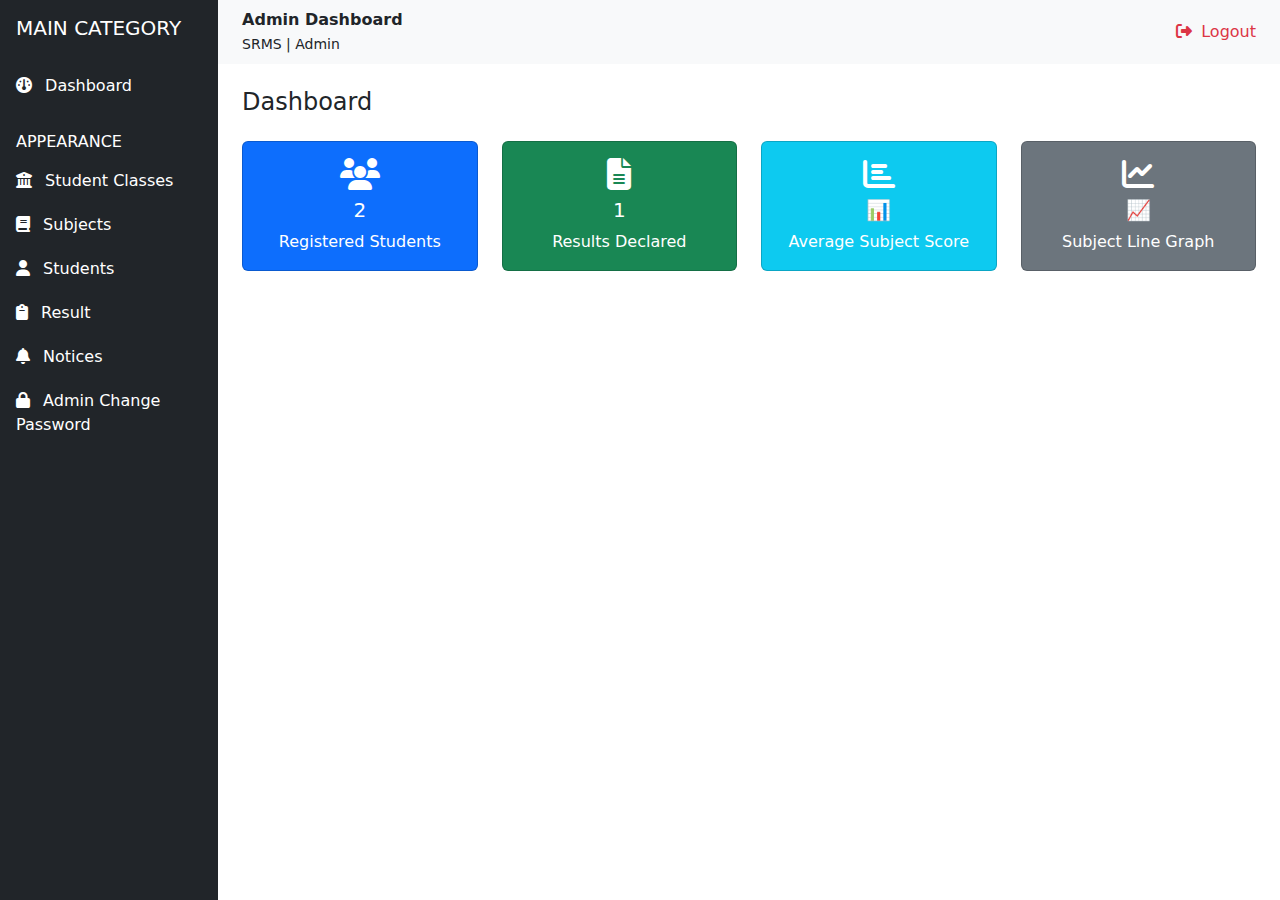
<file: public/index.html>
<!DOCTYPE html>
<html lang="en">

<head>
    <meta charset="UTF-8">
    <title>Admin Dashboard</title>
    <meta name="viewport" content="width=device-width, initial-scale=1">

    <!-- Bootstrap CDN -->
    <link href="https://cdn.jsdelivr.net/npm/bootstrap@5.3.0/dist/css/bootstrap.min.css" rel="stylesheet">

    <!-- Font Awesome -->
    <link rel="stylesheet" href="https://cdnjs.cloudflare.com/ajax/libs/font-awesome/6.4.0/css/all.min.css">

    <style>
        body,
        html {
            height: 100%;
            overflow-x: hidden;
        }

        #sidebar-wrapper {
            min-height: 100vh;
            background-color: #343a40;
        }

        #sidebar-wrapper ul li {
            padding: 10px 0;
            cursor: pointer;
        }

        #sidebar-wrapper ul li:hover {
            background-color: #495057;
            padding-left: 10px;
            transition: 0.3s ease;
        }

        .card-body p {
            margin-bottom: 0;
        }

        a {
            text-decoration: none;
        }

        .card:hover {
            transform: scale(1.03);
            transition: 0.3s ease;
        }
    </style>
</head>

<body>

    <!-- Top Navbar (Mobile Only) -->
    <nav class="navbar navbar-light bg-light d-md-none px-3">
        <button class="btn btn-outline-dark" type="button" data-bs-toggle="offcanvas" data-bs-target="#mobileSidebar">
            <i class="fa fa-bars"></i>
        </button>
        <a href="#" class="text-danger"><i class="fa fa-sign-out-alt me-1"></i> Logout</a>
    </nav>

    <!-- Offcanvas Sidebar (Mobile) -->
    <div class="offcanvas offcanvas-start bg-dark text-white" tabindex="-1" id="mobileSidebar">
        <div class="offcanvas-header">
            <h5 class="offcanvas-title">Menu</h5>
            <button type="button" class="btn-close text-reset" data-bs-dismiss="offcanvas"></button>
        </div>
        <div class="offcanvas-body">
            <h5 class="mb-4">MAIN CATEGORY</h5>
            <ul class="list-unstyled">
                <li><i class="fa fa-dashboard me-2"></i> Dashboard</li>
            </ul>

            <h6 class="mt-4">APPEARANCE</h6>
            <ul class="list-unstyled">
                <li><i class="fa fa-building-columns me-2"></i> Student Classes</li>
                <li><i class="fa fa-book me-2"></i> Subjects</li>
                <li><i class="fa fa-user me-2"></i> Students</li>
                <li><i class="fa fa-clipboard me-2"></i> Result</li>
                <li><i class="fa fa-bell me-2"></i> Notices</li>
                <li><i class="fa fa-lock me-2"></i> Admin Change Password</li>
            </ul>
        </div>
    </div>

    <div class="d-flex">
        <!-- Sidebar (Desktop only) -->
        <div class="bg-dark text-white p-3 d-none d-md-block" id="sidebar-wrapper">
            <h5 class="mb-4">MAIN CATEGORY</h5>
            <ul class="list-unstyled">
                <li><i class="fa fa-dashboard me-2"></i> Dashboard</li>
            </ul>

            <h6 class="mt-4">APPEARANCE</h6>
            <ul class="list-unstyled">
                <li><i class="fa fa-building-columns me-2"></i> Student Classes</li>
                <li><i class="fa fa-book me-2"></i> Subjects</li>
                <li><i class="fa fa-user me-2"></i> Students</li>
                <li><i class="fa fa-clipboard me-2"></i> Result</li>
                <li><i class="fa fa-bell me-2"></i> Notices</li>
                <li><i class="fa fa-lock me-2"></i> Admin Change Password</li>
            </ul>
        </div>

        <!-- Main Content -->
        <div id="page-content-wrapper" class="w-100">
            <!-- Header -->
            <nav class="navbar navbar-light bg-light px-4 justify-content-between d-none d-md-flex">
                <div>
                    <strong>Admin Dashboard</strong><br>
                    <small>SRMS | Admin</small>
                </div>
                <div>
                    <a href="#" class="text-danger"><i class="fa fa-sign-out-alt me-1"></i> Logout</a>
                </div>
            </nav>

            <!-- Dashboard Cards -->
            <div class="container-fluid p-4">
                <h4>Dashboard</h4>
                <div class="row mt-4">
                    <!-- Regd Users -->
                    <div class="col-12 col-sm-6 col-md-3 mb-3">
                        <a href="users.html">
                            <div class="card text-white bg-primary">
                                <div class="card-body text-center">
                                    <i class="fa fa-users fa-2x mb-2"></i>
                                    <h5>2</h5>
                                    <p>Registered Students</p>
                                </div>
                            </div>
                        </a>
                    </div>

                    <!-- Results Declared -->
                    <div class="col-12 col-sm-6 col-md-3 mb-3">
                        <a href="tests.html">
                            <div class="card text-white bg-success">
                                <div class="card-body text-center">
                                    <i class="fa fa-file-alt fa-2x mb-2"></i>
                                    <h5>1</h5>
                                    <p>Results Declared</p>
                                </div>
                            </div>
                        </a>
                    </div>
                    
                    <!-- Average Subject Score Chart -->
                    <div class="col-12 col-sm-6 col-md-3 mb-3">
                        <a href="average-chart.html">
                            <div class="card text-white bg-info">
                                <div class="card-body text-center">
                                    <i class="fa fa-chart-bar fa-2x mb-2"></i>
                                    <h5>📊</h5>
                                    <p>Average Subject Score</p>
                                </div>
                            </div>
                        </a>
                    </div>
                    
                    <!-- Subject Line Graph -->
                    <div class="col-12 col-sm-6 col-md-3 mb-3">
                        <a href="subject-analysis.html">
                            <div class="card text-white bg-secondary">
                                <div class="card-body text-center">
                                    <i class="fa fa-chart-line fa-2x mb-2"></i>
                                    <h5>📈</h5>
                                    <p>Subject Line Graph</p>
                                </div>
                            </div>
                        </a>
                    </div>

                </div>
            </div>
        </div>
    </div>

    <!-- Bootstrap Bundle JS -->
    <script src="https://cdn.jsdelivr.net/npm/bootstrap@5.3.0/dist/js/bootstrap.bundle.min.js"></script>
</body>

</html>
</file>
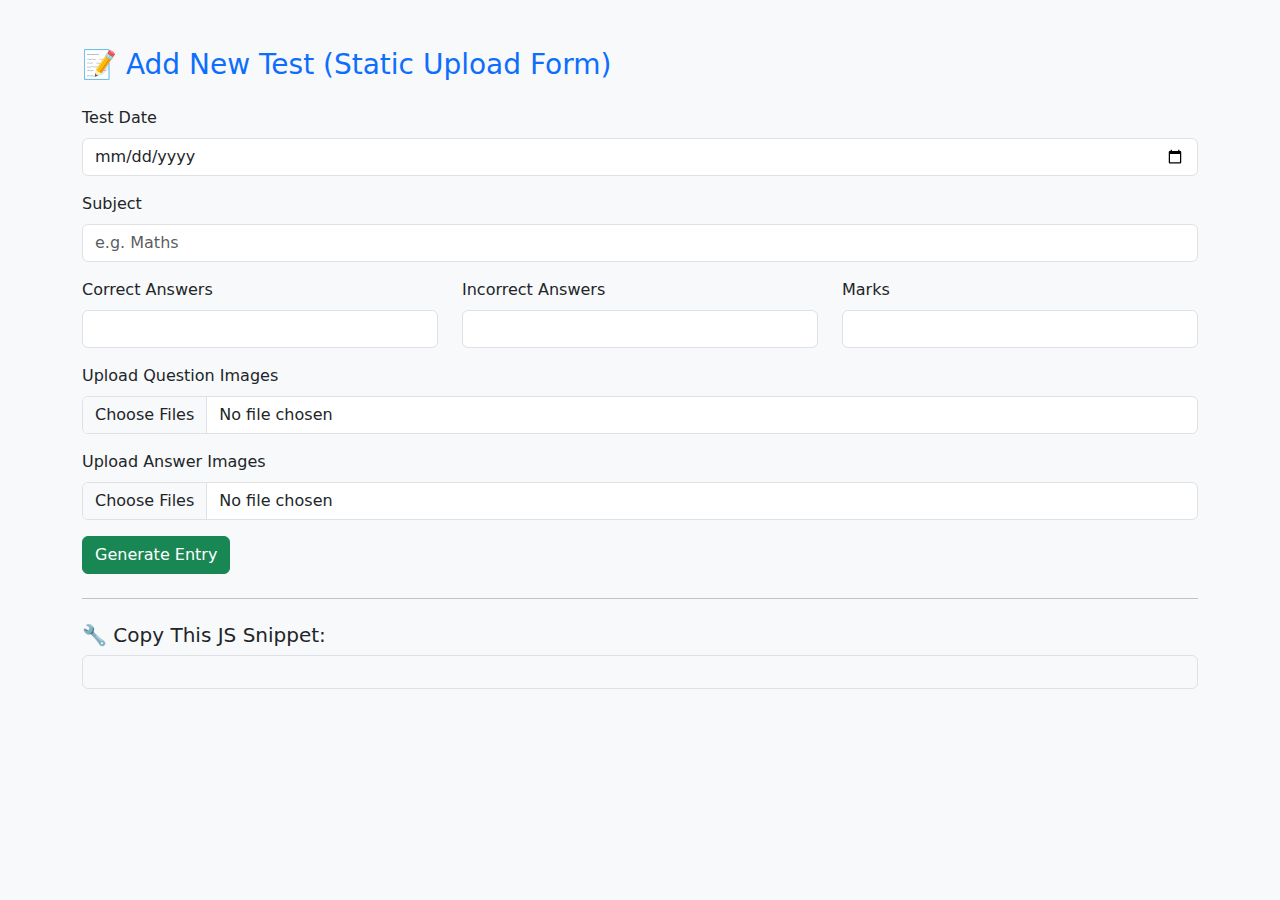
<file: public/add-test-entry.html>
<!DOCTYPE html>
<html lang="en">

<head>
    <meta charset="UTF-8">
    <title>Add New Test Entry</title>
    <meta name="viewport" content="width=device-width, initial-scale=1" />
    <link href="https://cdn.jsdelivr.net/npm/bootstrap@5.3.0/dist/css/bootstrap.min.css" rel="stylesheet">
    <style>
        body {
            background: #f8f9fa;
        }

        .preview img {
            width: 100px;
            margin: 5px;
            border-radius: 5px;
            border: 1px solid #ccc;
        }
    </style>
</head>

<body>
    <div class="container my-5">
        <h3 class="text-primary mb-4">📝 Add New Test (Static Upload Form)</h3>

        <form id="testForm">
            <div class="mb-3">
                <label for="date" class="form-label">Test Date</label>
                <input type="date" id="date" class="form-control" required />
            </div>

            <div class="mb-3">
                <label for="subject" class="form-label">Subject</label>
                <input type="text" id="subject" class="form-control" placeholder="e.g. Maths" required />
            </div>

            <div class="mb-3 row">
                <div class="col">
                    <label class="form-label">Correct Answers</label>
                    <input type="number" id="correct" class="form-control" min="0" required />
                </div>
                <div class="col">
                    <label class="form-label">Incorrect Answers</label>
                    <input type="number" id="incorrect" class="form-control" min="0" required />
                </div>
                <div class="col">
                    <label class="form-label">Marks</label>
                    <input type="number" id="marks" class="form-control" min="0" max="20" required />
                </div>
            </div>

            <div class="mb-3">
                <label class="form-label">Upload Question Images</label>
                <input type="file" id="questionImages" class="form-control" multiple accept="image/*" />
                <div id="questionPreview" class="preview mt-2"></div>
            </div>

            <div class="mb-3">
                <label class="form-label">Upload Answer Images</label>
                <input type="file" id="answerImages" class="form-control" multiple accept="image/*" />
                <div id="answerPreview" class="preview mt-2"></div>
            </div>

            <button type="submit" class="btn btn-success">Generate Entry</button>
        </form>

        <hr class="my-4">

        <div>
            <h5>🔧 Copy This JS Snippet:</h5>
            <pre id="outputCode" class="bg-light p-3 rounded border" style="white-space: pre-wrap;"></pre>
        </div>
    </div>

    <script>
        const form = document.getElementById("testForm");
        const output = document.getElementById("outputCode");
        const questionInput = document.getElementById("questionImages");
        const answerInput = document.getElementById("answerImages");
        const questionPreview = document.getElementById("questionPreview");
        const answerPreview = document.getElementById("answerPreview");

        function previewImages(input, container) {
            container.innerHTML = '';
            Array.from(input.files).forEach(file => {
                const reader = new FileReader();
                reader.onload = e => {
                    const img = document.createElement('img');
                    img.src = e.target.result;
                    container.appendChild(img);
                };
                reader.readAsDataURL(file);
            });
        }

        questionInput.addEventListener('change', () => previewImages(questionInput, questionPreview));
        answerInput.addEventListener('change', () => previewImages(answerInput, answerPreview));

        form.addEventListener("submit", function (e) {
            e.preventDefault();

            const date = document.getElementById("date").value;
            const subject = document.getElementById("subject").value;
            const correct = document.getElementById("correct").value;
            const incorrect = document.getElementById("incorrect").value;
            const marks = document.getElementById("marks").value;

            const questionFiles = Array.from(questionInput.files).map(f => "images/" + date + "/" + f.name);
            const answerFiles = Array.from(answerInput.files).map(f => "images/" + date + "/" + f.name);

            const jsSnippet = `
\"${date}\": {
  subject: \"${subject}\",
  questionImages: ${JSON.stringify(questionFiles)},
  answerImages: ${JSON.stringify(answerFiles)},
  marks: ${marks},
  correct: ${correct},
  incorrect: ${incorrect}
}`;

            output.textContent = jsSnippet.trim();
        });
    </script>
</body>

</html>
</file>
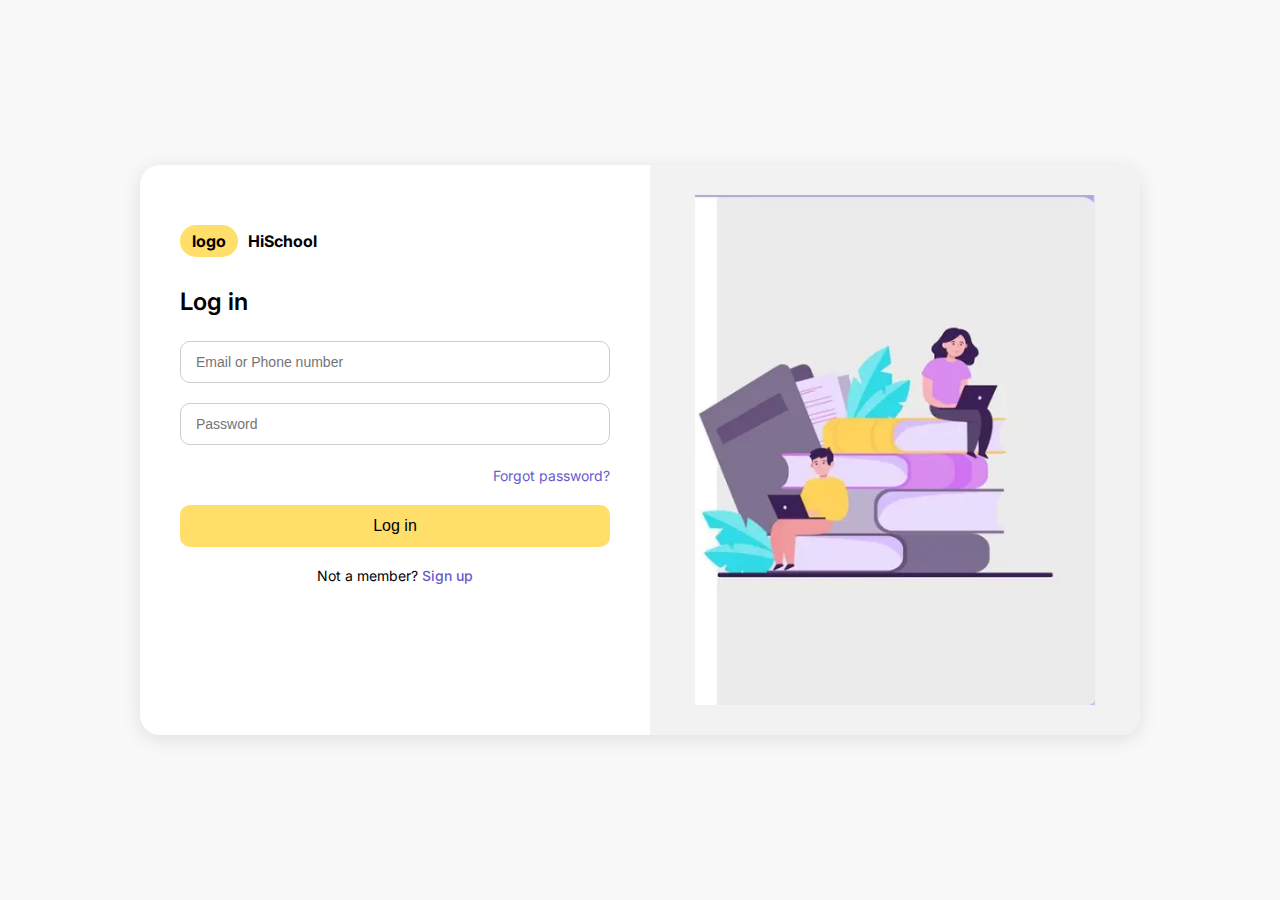
<file: public/login.html>
<!DOCTYPE html>
<html lang="en">

<head>
    <meta charset="UTF-8">
    <title>HiSchool - Login</title>
    <meta name="viewport" content="width=device-width, initial-scale=1.0">
    <link href="https://fonts.googleapis.com/css2?family=Inter:wght@400;600&display=swap" rel="stylesheet">
    <style>
        * {
            box-sizing: border-box;
            margin: 0;
            padding: 0;
        }

        body {
            font-family: 'Inter', sans-serif;
            background-color: #f8f8f8;
            display: flex;
            justify-content: center;
            align-items: center;
            min-height: 100vh;
        }

        .container {
            display: flex;
            width: 90%;
            max-width: 1000px;
            background-color: #fff;
            border-radius: 20px;
            overflow: hidden;
            box-shadow: 0 4px 20px rgba(0, 0, 0, 0.1);
        }

        .left {
            flex: 1;
            padding: 60px 40px;
        }

        .logo {
            display: flex;
            align-items: center;
            margin-bottom: 30px;
        }

        .logo span {
            background-color: #ffde6a;
            padding: 6px 12px;
            border-radius: 999px;
            font-weight: bold;
            margin-right: 10px;
        }

        h2 {
            margin-bottom: 25px;
            font-weight: 600;
            font-size: 24px;
        }

        .form-group {
            margin-bottom: 20px;
        }

        .form-group input {
            width: 100%;
            padding: 12px 15px;
            border: 1px solid #ccc;
            border-radius: 10px;
            font-size: 14px;
            outline: none;
            transition: border-color 0.2s;
        }

        .form-group input:focus {
            border-color: #6a5acd;
        }

        .forgot-password {
            text-align: right;
            margin-bottom: 20px;
        }

        .forgot-password a {
            text-decoration: none;
            color: #6a5acd;
            font-size: 14px;
        }

        .login-btn {
            width: 100%;
            padding: 12px;
            background-color: #ffde6a;
            border: none;
            border-radius: 10px;
            font-size: 16px;
            font-weight: 500;
            cursor: pointer;
            margin-bottom: 20px;
        }

        .signup-text {
            text-align: center;
            font-size: 14px;
        }

        .signup-text a {
            color: #6a5acd;
            text-decoration: none;
            font-weight: 500;
        }

        .right {
            flex: 1;
            background-color: #f2f2f2;
            display: flex;
            align-items: center;
            justify-content: center;
            padding: 30px;
        }

        .right img {
            width: 100%;
            max-width: 400px;
        }

        @media (max-width: 768px) {
            .container {
                flex-direction: column;
                border-radius: 0;
                box-shadow: none;
            }

            .right {
                display: none;
            }

            .left {
                padding: 40px 20px;
            }
        }
    </style>
</head>

<body>

    <div class="container">
        <div class="left">
            <div class="logo">
                <span>logo</span>
                <strong>HiSchool</strong>
            </div>
            <h2>Log in</h2>
            <div class="form-group">
                <input type="text" placeholder="Email or Phone number">
            </div>
            <div class="form-group">
                <input type="password" placeholder="Password">
            </div>
            <div class="forgot-password">
                <a href="#">Forgot password?</a>
            </div>
            <button class="login-btn">Log in</button>
            <div class="signup-text">
                Not a member? <a href="#">Sign up</a>
            </div>
        </div>
        <div class="right">
            <img src="./images/loginimage.webp" alt="Books Illustration">
            <!-- Replace with your actual image file -->
        </div>
    </div>

</body>

</html>
</file>
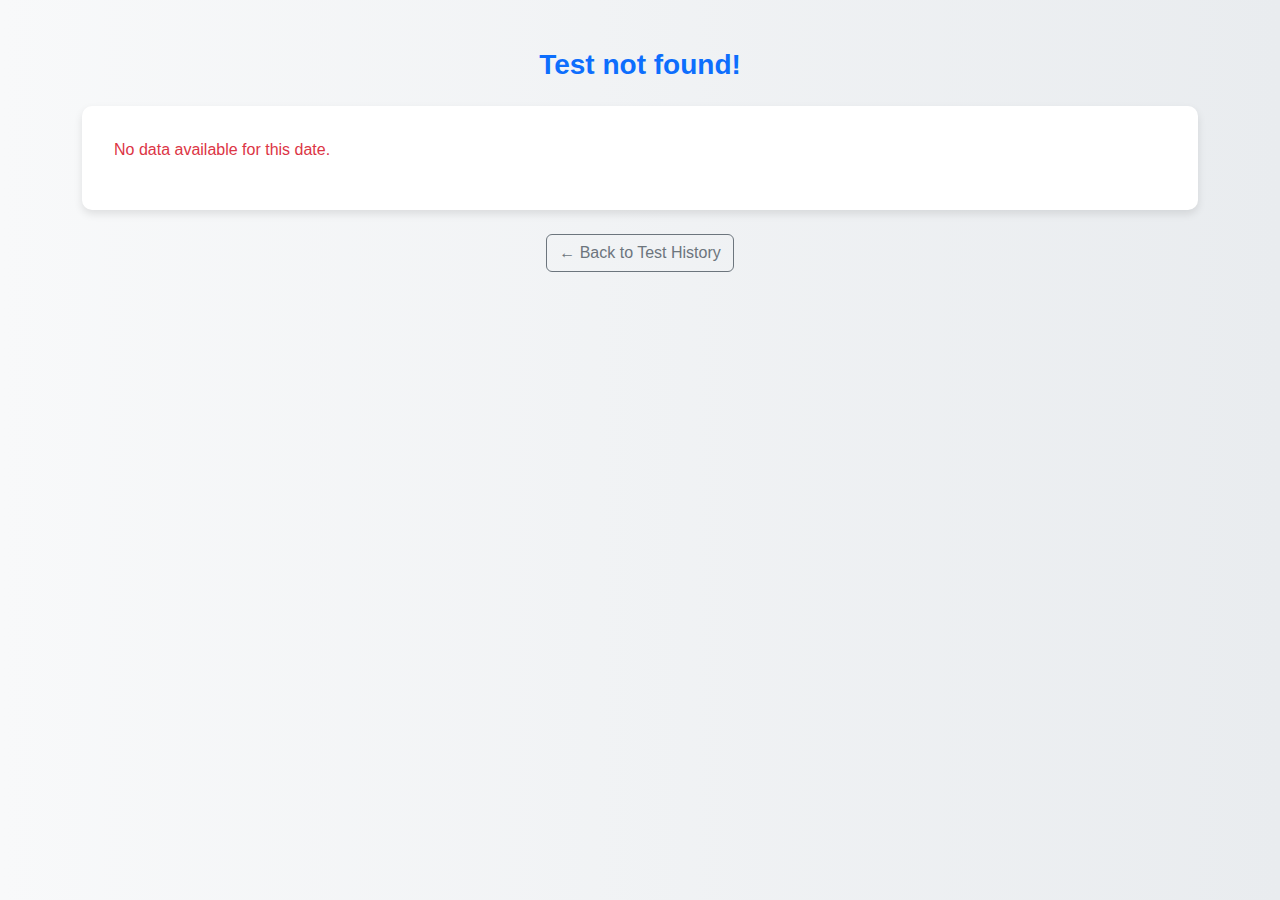
<file: public/test-details.html>
<!DOCTYPE html>
<html lang="en">

<head>
    <meta charset="UTF-8">
    <title>Test Details</title>
    <meta name="viewport" content="width=device-width, initial-scale=1" />
    <link href="https://cdn.jsdelivr.net/npm/bootstrap@5.3.0/dist/css/bootstrap.min.css" rel="stylesheet">
    <style>
        body {
            background: linear-gradient(to right, #f8f9fa, #e9ecef);
            font-family: 'Segoe UI', Tahoma, Geneva, Verdana, sans-serif;
        }

        .card-style {
            background-color: #ffffff;
            border-radius: 10px;
            box-shadow: 0 4px 8px rgba(0, 0, 0, 0.1);
            padding: 2rem;
        }

        .section-title {
            font-size: 1.2rem;
            font-weight: 600;
            color: #495057;
            margin-top: 1.5rem;
        }

        .img-responsive-custom {
            width: 100%;
            max-width: 100%;
            height: auto;
            border-radius: 8px;
            margin-bottom: 1rem;
            border: 1px solid #dee2e6;
        }

        @media (max-width: 576px) {
            h3 {
                font-size: 1.4rem;
            }

            .section-title {
                font-size: 1rem;
            }
        }
    </style>
</head>

<body>
    <div class="container my-5">
        <h3 id="testTitle" class="mb-4 text-center text-primary fw-bold">Sonakshi Test Details</h3>

        <div id="testContent" class="card-style"></div>

        <div class="text-center">
            <a href="tests.html" class="btn btn-outline-secondary mt-4">← Back to Test History</a>
        </div>
    </div>

    <script>
        const testData = {
            "2025-07-16": {
                subject: "Maths",
                questionImages: [
                    "images/2025-07-16/questions.webp"
                ],
                answerImages: [
                    "images/2025-07-16/answer1.webp",
                    "images/2025-07-16/answer2.webp",
                    "images/2025-07-16/answer3.webp",
                    "images/2025-07-16/answer4.webp",
                    "images/2025-07-16/answer5.webp"
                ],
                marks: 18,
                correct: 8,
                incorrect: 2
            },
            "2025-07-17": {
                subject: "Maths",
                questionImages: [
                    "images/2025-07-17/questions.webp"
                ],
                answerImages: [
                    "images/2025-07-17/answer1.webp",
                    "images/2025-07-17/answer2.webp",
                    "images/2025-07-17/answer3.webp",
                    "images/2025-07-17/answer4.webp",
                    "images/2025-07-17/answer5.webp"
                ],
                marks: 18,
                correct: 9,
                incorrect: 1
            },
            "2025-07-18": {
                subject: "Maths",
                questionImages: [
                    "images/2025-07-18/questions.webp"
                ],
                answerImages: [
                    "images/2025-07-18/answer1.webp",
                    "images/2025-07-18/answer2.webp",
                    "images/2025-07-18/answer3.webp",
                    "images/2025-07-18/answer4.webp",
                    "images/2025-07-18/answer5.webp"
                ],
                marks: 6,
                correct: 3,
                incorrect: 7
            },
            "2025-07-19": {
                subject: "Maths",
                questionImages: [
                    "images/2025-07-19/questions.webp"
                ],
                answerImages: [
                    "images/2025-07-19/answer1.webp",
                    "images/2025-07-19/answer2.webp",
                    "images/2025-07-19/answer3.webp",
                    "images/2025-07-19/answer4.webp",
                ],
                marks: 8,
                correct: 4,
                incorrect: 6
            }
        };

        const params = new URLSearchParams(window.location.search);
        const date = params.get("date");
        const test = testData[date];

        const title = document.getElementById("testTitle");
        const content = document.getElementById("testContent");

        if (!test) {
            title.textContent = "Test not found!";
            content.innerHTML = "<p class='text-danger'>No data available for this date.</p>";
        } else {
            title.textContent = `Test - ${date} (${test.subject})`;

            let html = `
        <p><strong class="text-dark">Marks:</strong> <span class="text-success fw-semibold">${test.marks}/20</span></p>
        <p><strong class="text-dark">✅ Correct:</strong> ${test.correct} &nbsp;&nbsp; <strong class="text-dark">❌ Incorrect:</strong> ${test.incorrect}</p>
        <div class="section-title">📘 Question Images</div>
      `;

            test.questionImages.forEach((img, index) => {
                html += `<img src="${img}" alt="Question ${index + 1}" class="img-responsive-custom">`;
            });

            html += `<div class="section-title">📝 Answer Images</div>`;

            test.answerImages.forEach((img, index) => {
                html += `<img src="${img}" alt="Answer ${index + 1}" class="img-responsive-custom">`;
            });

            content.innerHTML = html;
        }
    </script>
</body>

</html>
</file>
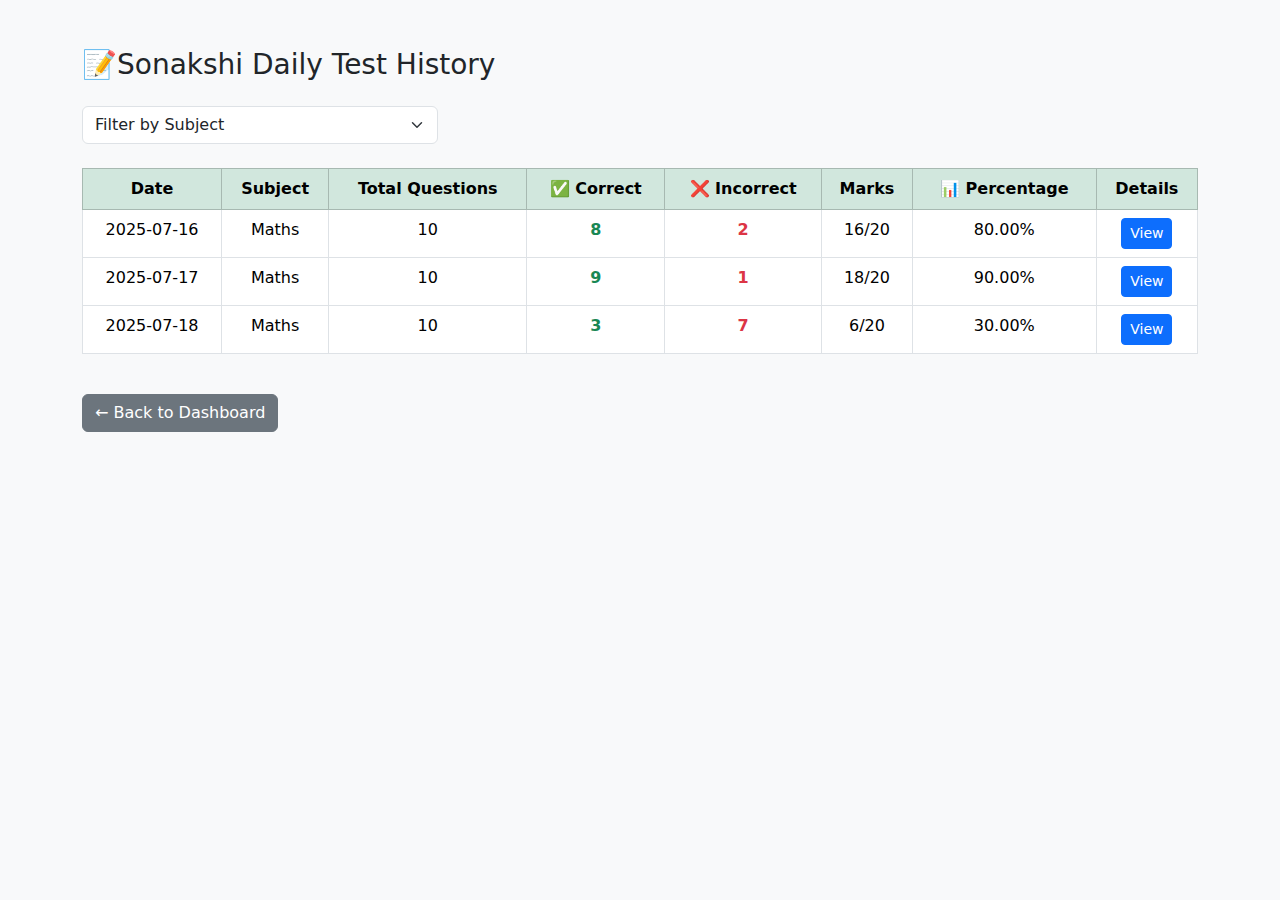
<file: public/tests.html>
<!DOCTYPE html>
<html lang="en">

<head>
    <meta charset="UTF-8">
    <title>Daily Test History</title>
    <meta name="viewport" content="width=device-width, initial-scale=1">
    <link href="https://cdn.jsdelivr.net/npm/bootstrap@5.3.0/dist/css/bootstrap.min.css" rel="stylesheet">
    <style>
        @media (max-width: 576px) {
            table thead {
                display: none;
            }

            table tbody tr {
                display: block;
                margin-bottom: 1rem;
                border: 1px solid #dee2e6;
                border-radius: 0.5rem;
                padding: 1rem;
            }

            table tbody td {
                display: flex;
                justify-content: space-between;
                padding: 0.5rem 0;
                border: none;
            }

            table tbody td::before {
                content: attr(data-label);
                font-weight: bold;
                color: #333;
            }
        }
    </style>
</head>

<body class="bg-light">
    <div class="container my-5">
        <h3 class="mb-4">📝Sonakshi Daily Test History</h3>

        <!-- Filter Dropdown -->
        <div class="row mb-4">
            <div class="col-md-4 col-sm-12">
                <select id="subjectFilter" class="form-select">
                    <option value="All">Filter by Subject</option>
                    <option value="Maths">Maths</option>
                    <option value="Science">Science</option>
                </select>
            </div>
        </div>

        <div class="table-responsive">
            <table class="table table-bordered bg-white text-center">
                <thead class="table-success">
                    <tr>
                        <th>Date</th>
                        <th>Subject</th>
                        <th>Total Questions</th>
                        <th>✅ Correct</th>
                        <th>❌ Incorrect</th>
                        <th>Marks</th>
                        <th>📊 Percentage</th>
                        <th>Details</th>
                    </tr>
                </thead>
                <tbody id="testData">
                    <!-- JS will populate this -->
                </tbody>
            </table>
        </div>

        <a href="index.html" class="btn btn-secondary mt-4">← Back to Dashboard</a>
    </div>


    <script>
        const testRecords = [
            {
                date: '2025-07-16',
                subject: 'Maths',
                totalQuestions: 10,
                correct: 8,
                incorrect: 2,
                marks: 16
            },
            {
                date: '2025-07-17',
                subject: 'Maths',
                totalQuestions: 10,
                correct: 9,
                incorrect: 1,
                marks: 18
            },
            {
                date: '2025-07-18',
                subject: 'Maths',
                totalQuestions: 10,
                correct: 3,
                incorrect: 7,
                marks: 6
            }
        ];

        const tbody = document.getElementById("testData");
        const subjectFilter = document.getElementById("subjectFilter");

        function renderTable(records) {
            tbody.innerHTML = '';
            records.forEach(record => {
                const percentage = ((record.correct / record.totalQuestions) * 100).toFixed(2); // Calculate % with 2 decimal places

                tbody.innerHTML += `
          <tr>
            <td data-label="Date">${record.date}</td>
            <td data-label="Subject">${record.subject}</td>
            <td data-label="Total Questions">${record.totalQuestions}</td>
            <td data-label="✅ Correct" class="text-success fw-bold">${record.correct}</td>
            <td data-label="❌ Incorrect" class="text-danger fw-bold">${record.incorrect}</td>
            <td data-label="Marks">${record.marks}/20</td>
            <td data-label="📊 Percentage">${percentage}%</td>
            <td data-label="Details"><a href="test-details.html?date=${record.date}" class="btn btn-sm btn-primary">View</a></td>
          </tr>
        `;
            });
        }

        // Initial render
        renderTable(testRecords);

        // Filter logic
        subjectFilter.addEventListener('change', () => {
            const value = subjectFilter.value;
            if (value === 'All') {
                renderTable(testRecords);
            } else {
                const filtered = testRecords.filter(r => r.subject === value);
                renderTable(filtered);
            }
        });
    </script>
</body>

</html>
</file>
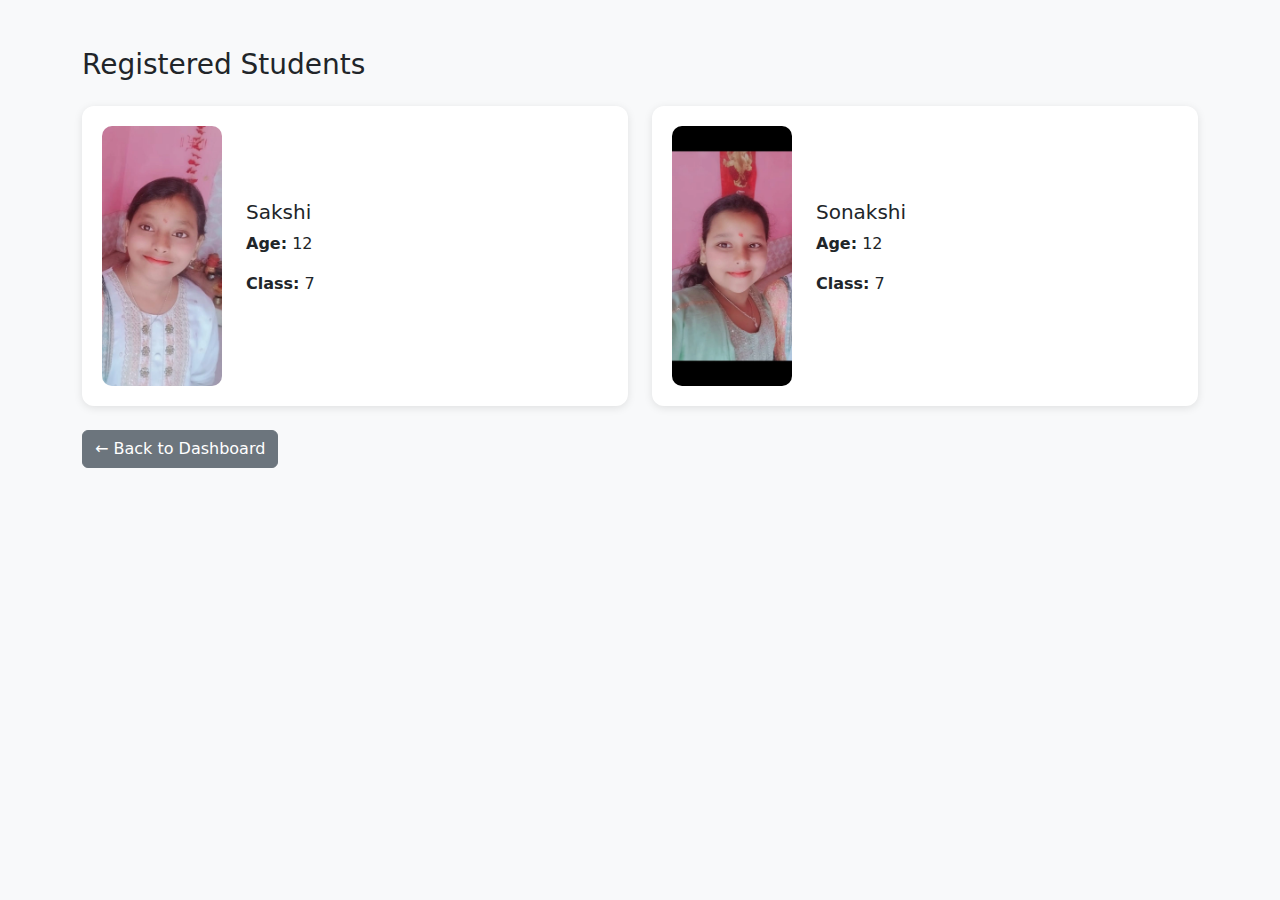
<file: public/users.html>
<!DOCTYPE html>
<html lang="en">

<head>
    <meta charset="UTF-8" />
    <meta name="viewport" content="width=device-width, initial-scale=1.0" />
    <title>Registered Students</title>
    <link href="https://cdn.jsdelivr.net/npm/bootstrap@5.3.0/dist/css/bootstrap.min.css" rel="stylesheet">
    <style>
        .user-card {
            box-shadow: 0 2px 8px rgba(0, 0, 0, 0.1);
            border-radius: 12px;
            padding: 20px;
            background-color: white;
        }

        .user-photo {
            max-width: 120px;
            border-radius: 10px;
        }
    </style>
</head>

<body class="bg-light">

    <div class="container my-5">
        <h3 class="mb-4">Registered Students</h3>

        <div class="row g-4">
            <!-- Sakshi -->
            <div class="col-md-6">
                <div class="user-card d-flex align-items-center">
                    <img src="assets/sakshi.webp" alt="Sakshi" class="user-photo me-4">
                    <div>
                        <h5>Sakshi</h5>
                        <p><strong>Age:</strong> 12</p>
                        <p><strong>Class:</strong> 7</p>
                    </div>
                </div>
            </div>

            <!-- Sonakshi -->
            <div class="col-md-6">
                <div class="user-card d-flex align-items-center">
                    <img src="assets/sonakshi.webp" alt="Sonakshi" class="user-photo me-4">
                    <div>
                        <h5>Sonakshi</h5>
                        <p><strong>Age:</strong> 12</p>
                        <p><strong>Class:</strong> 7</p>
                    </div>
                </div>
            </div>
        </div>

        <a href="index.html" class="btn btn-secondary mt-4">← Back to Dashboard</a>
    </div>

</body>

</html>
</file>
